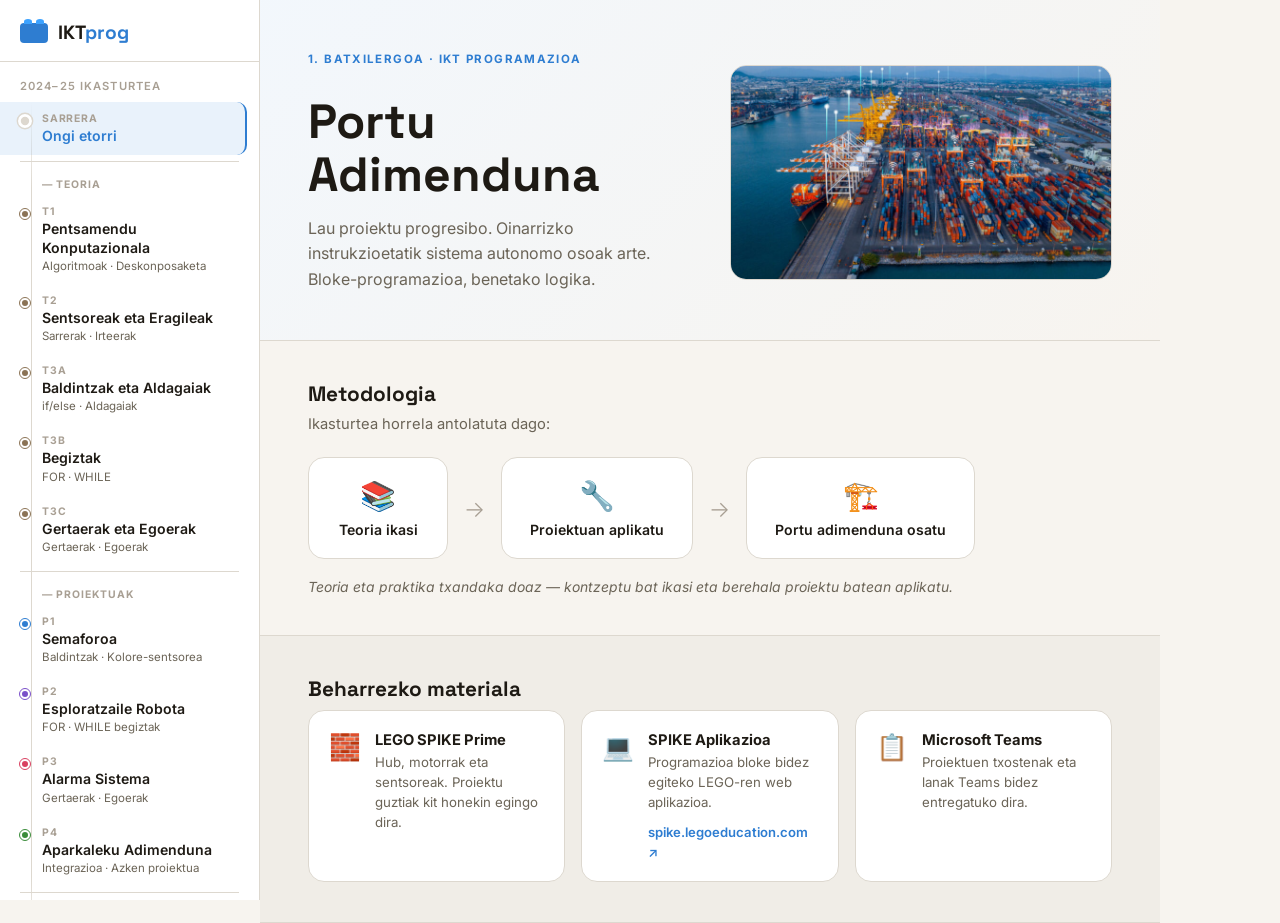
<file: index.html>
<!DOCTYPE html>
<html lang="eu">
<head>
  <meta charset="UTF-8">
  <meta name="viewport" content="width=device-width, initial-scale=1.0">
  <title>IKT Programazioa — 1. Batxilergoa</title>
  <meta property="og:title" content="IKT Programazioa — LEGO SPIKE Prime">
  <meta property="og:description" content="Lau proiektu progresibo programazioa ikasteko LEGO SPIKE Prime-rekin. 1. Batxilergoa.">
  <link rel="preconnect" href="https://fonts.googleapis.com">
  <link href="https://fonts.googleapis.com/css2?family=Space+Grotesk:wght@400;500;600;700&family=Inter:wght@400;500&family=JetBrains+Mono:wght@400;500&display=swap" rel="stylesheet">
  <link rel="stylesheet" href="style.css">
  <style>
    /* Loading state */
    .loading-screen {
      position: fixed; inset: 0;
      background: #F7F4EF;
      display: flex; align-items: center; justify-content: center;
      flex-direction: column; gap: 16px;
      z-index: 9999;
      transition: opacity 0.4s;
    }
    .loading-screen.hidden { opacity: 0; pointer-events: none; }
    .loading-brick {
      width: 40px; height: 28px;
      background: #2E7DD1; border-radius: 6px;
      position: relative;
      animation: pulse 1s infinite;
    }
    .loading-brick::before, .loading-brick::after {
      content: ''; position: absolute;
      width: 10px; height: 6px;
      background: #2E7DD1; filter: brightness(1.3);
      border-radius: 50% 50% 0 0; top: -5px;
    }
    .loading-brick::before { left: 6px; }
    .loading-brick::after  { left: 22px; }
    .loading-text { font-family: 'Space Grotesk', sans-serif; font-size: 0.85rem; color: #6B6457; }
    @keyframes pulse { 0%,100%{transform:scale(1)} 50%{transform:scale(1.1)} }

    /* Summary card */
    .summary-card {
      background: #FFFFFF;
      border: 2px solid #3A8C3A;
      border-radius: var(--radius-lg);
      padding: 28px;
      margin: 32px 0 0;
    }
    .summary-card h2 {
      font-family: var(--font-display);
      font-size: 1.3rem; font-weight: 700;
      color: #3A8C3A; margin-bottom: 8px;
    }
    .summary-card .summary-intro {
      font-size: 0.9rem; color: var(--text-muted); margin-bottom: 16px;
    }
    .summary-points {
      list-style: none; padding: 0;
      display: flex; flex-direction: column; gap: 8px;
      margin-bottom: 20px;
    }
    .summary-points li {
      display: flex; gap: 10px; align-items: flex-start;
      font-size: 0.9rem; color: var(--text);
    }
    .summary-points li::before {
      content: '✓';
      color: #3A8C3A; font-weight: 700;
      flex-shrink: 0; margin-top: 1px;
    }
    .summary-next {
      display: inline-flex; align-items: center; gap: 8px;
      font-size: 0.85rem; font-weight: 600;
      color: #2E7DD1;
      background: color-mix(in srgb, #2E7DD1 8%, #FFFFFF);
      border: 1px solid color-mix(in srgb, #2E7DD1 25%, var(--border));
      padding: 8px 16px; border-radius: 20px;
      cursor: pointer; transition: background 0.15s;
    }
    .summary-next:hover { background: color-mix(in srgb, #2E7DD1 14%, #FFFFFF); }

    /* Announcement banner */
    .announcement-bar {
      background: #2E7DD1; color: white;
      text-align: center; padding: 10px 20px;
      font-size: 0.88rem; font-weight: 500;
      display: none;
    }
    .announcement-bar.show { display: block; }

    /* Progress indicator in sidebar */
    .nav-progress {
      font-size: 0.68rem;
      color: #3A8C3A;
      font-weight: 700;
      margin-left: auto;
      background: color-mix(in srgb, #3A8C3A 12%, transparent);
      padding: 1px 6px;
      border-radius: 8px;
    }
  </style>
</head>
<body>

<div class="loading-screen" id="loadingScreen">
  <div class="loading-brick"></div>
  <div class="loading-text">Edukia kargatzen...</div>
</div>

<div class="announcement-bar" id="announcementBar"></div>

<!-- ══ SIDEBAR ══════════════════════════════════════════════════ -->
<nav class="sidebar" id="sidebar">
  <div class="sidebar-header">
    <div class="logo">
      <div class="logo-brick"></div>
      <span>IKT<em>prog</em></span>
    </div>
    <button class="sidebar-close" id="sidebarClose" aria-label="Menua itxi">✕</button>
  </div>
  <div class="sidebar-section">
    <span class="sidebar-label" id="navSubtitle">2024–25 ikasturtea</span>
  </div>
  <ul class="nav-list" id="navList">
    <li class="nav-item active" data-unit="intro">
      <div class="nav-circuit-dot"></div>
      <div class="nav-content">
        <span class="nav-tag">Sarrera</span>
        <span class="nav-title">Ongi etorri</span>
      </div>
    </li>
    <li class="nav-divider"></li>
    <li class="nav-group-label">— Teoria</li>
    <li class="nav-item" data-unit="t1">
      <div class="nav-circuit-dot" style="--dot-color:#8B7355"></div>
      <div class="nav-content">
        <span class="nav-tag">T1</span>
        <span class="nav-title">Pentsamendu Konputazionala</span>
        <span class="nav-sub">Algoritmoak · Deskonposaketa</span>
      </div>
    </li>
    <li class="nav-item" data-unit="t2">
      <div class="nav-circuit-dot" style="--dot-color:#8B7355"></div>
      <div class="nav-content">
        <span class="nav-tag">T2</span>
        <span class="nav-title">Sentsoreak eta Eragileak</span>
        <span class="nav-sub">Sarrerak · Irteerak</span>
      </div>
    </li>
    <li class="nav-item" data-unit="t3a">
      <div class="nav-circuit-dot" style="--dot-color:#8B7355"></div>
      <div class="nav-content">
        <span class="nav-tag">T3a</span>
        <span class="nav-title">Baldintzak eta Aldagaiak</span>
        <span class="nav-sub">if/else · Aldagaiak</span>
      </div>
    </li>
        <li class="nav-item" data-unit="t3b">
      <div class="nav-circuit-dot" style="--dot-color:#8B7355"></div>
      <div class="nav-content">
        <span class="nav-tag">T3b</span>
        <span class="nav-title">Begiztak</span>
        <span class="nav-sub">FOR · WHILE</span>
      </div>
    </li>
        <li class="nav-item" data-unit="t3c">
      <div class="nav-circuit-dot" style="--dot-color:#8B7355"></div>
      <div class="nav-content">
        <span class="nav-tag">T3c</span>
        <span class="nav-title">Gertaerak eta Egoerak</span>
        <span class="nav-sub">Gertaerak · Egoerak</span>
      </div>
    </li>
    <li class="nav-divider"></li>
    <li class="nav-group-label">— Proiektuak</li>
    <li class="nav-item" data-unit="p1">
      <div class="nav-circuit-dot" style="--dot-color:#2E7DD1"></div>
      <div class="nav-content">
        <span class="nav-tag">P1</span>
        <span class="nav-title">Semaforoa</span>
        <span class="nav-sub">Baldintzak · Kolore-sentsorea</span>
      </div>
    </li>
    <li class="nav-item" data-unit="p2">
      <div class="nav-circuit-dot" style="--dot-color:#7A4FC9"></div>
      <div class="nav-content">
        <span class="nav-tag">P2</span>
        <span class="nav-title">Esploratzaile Robota</span>
        <span class="nav-sub">FOR · WHILE begiztak</span>
      </div>
    </li>
    <li class="nav-item" data-unit="p3">
      <div class="nav-circuit-dot" style="--dot-color:#D94060"></div>
      <div class="nav-content">
        <span class="nav-tag">P3</span>
        <span class="nav-title">Alarma Sistema</span>
        <span class="nav-sub">Gertaerak · Egoerak</span>
      </div>
    </li>
    <li class="nav-item" data-unit="p4">
      <div class="nav-circuit-dot" style="--dot-color:#3A8C3A"></div>
      <div class="nav-content">
        <span class="nav-tag">P4</span>
        <span class="nav-title">Aparkaleku Adimenduna</span>
        <span class="nav-sub">Integrazioa · Azken proiektua</span>
      </div>
    </li>
    <li class="nav-divider"></li>
    <li class="nav-item" data-unit="glossari">
      <div class="nav-circuit-dot"></div>
      <div class="nav-content">
        <span class="nav-tag">Errep.</span>
        <span class="nav-title">Hiztegia</span>
      </div>
    </li>
  </ul>
  <div class="circuit-line"></div>
</nav>

<!-- ══ TOPBAR ═══════════════════════════════════════════════════ -->
<header class="topbar">
  <button class="menu-btn" id="menuBtn" aria-label="Menua ireki">
    <span></span><span></span><span></span>
  </button>
  <div class="topbar-title" id="topbarTitle">IKT Programazioa</div>
</header>

<!-- ══ MAIN ══════════════════════════════════════════════════════ -->
<main class="main" id="main">

  <!-- Intro unit is static -->
  <section class="unit active" id="unit-intro">

    <!-- ANNOUNCEMENT -->
    <div class="announcement-bar" id="announcementCard" style="display:none;text-align:left;padding:14px 24px;margin:0"></div>

<!-- 1. HERO -->
<div class="intro-hero-new">
  <div class="intro-hero-text">
    <div class="hero-eyebrow">1. Batxilergoa · IKT Programazioa</div>
    <h1 class="intro-main-title">Portu Adimenduna</h1>
    <p class="intro-main-sub" id="heroSub">Porto industrial adimendun bat eraikiko dugu ikasturtean zehar, programazioaren oinarriak ikasiz.</p>
  </div>
  <div class="intro-hero-img">
    <img src="images/puerto-inteligente2.jpg" alt="Portu adimenduna" class="intro-img-real">
  </div>
</div>

    <!-- 2. METODOLOGIA -->
    <div class="intro-section">
      <h2 class="intro-section-title">Metodologia</h2>
      <p class="intro-section-desc">Ikasturtea horrela antolatuta dago:</p>
      <div class="metodo-steps">
        <div class="metodo-step">
          <div class="metodo-icon">📚</div>
          <div class="metodo-text">Teoria ikasi</div>
        </div>
        <div class="metodo-arrow">→</div>
        <div class="metodo-step">
          <div class="metodo-icon">🔧</div>
          <div class="metodo-text">Proiektuan aplikatu</div>
        </div>
        <div class="metodo-arrow">→</div>
        <div class="metodo-step">
          <div class="metodo-icon">🏗️</div>
          <div class="metodo-text">Portu adimenduna osatu</div>
        </div>
      </div>
      <p class="intro-metodo-note">Teoria eta praktika txandaka doaz — kontzeptu bat ikasi eta berehala proiektu batean aplikatu.</p>
    </div>

    <!-- 3. MATERIALA -->
    <div class="intro-section intro-section-alt">
      <h2 class="intro-section-title">Beharrezko materiala</h2>
      <div class="material-cards">
        <div class="material-card-new">
          <div class="material-card-icon">🧱</div>
          <div class="material-card-body">
            <strong>LEGO SPIKE Prime</strong>
            <p>Hub, motorrak eta sentsoreak. Proiektu guztiak kit honekin egingo dira.</p>
          </div>
        </div>
        <div class="material-card-new">
          <div class="material-card-icon">💻</div>
          <div class="material-card-body">
            <strong>SPIKE Aplikazioa</strong>
            <p>Programazioa bloke bidez egiteko LEGO-ren web aplikazioa.</p>
            <a href="https://spike.legoeducation.com" target="_blank" class="material-link">spike.legoeducation.com ↗</a>
          </div>
        </div>
        <div class="material-card-new">
          <div class="material-card-icon">📋</div>
          <div class="material-card-body">
            <strong>Microsoft Teams</strong>
            <p>Proiektuen txostenak eta lanak Teams bidez entregatuko dira.</p>
          </div>
        </div>
      </div>
    </div>

  </section>

  <!-- Dynamic units rendered by JS -->
  <section class="unit" id="unit-t1"><div class="unit-loading">Kargatzen...</div></section>
  <section class="unit" id="unit-t2"><div class="unit-loading">Kargatzen...</div></section>
  <section class="unit" id="unit-t3a"><div class="unit-loading">Kargatzen...</div></section>
  <section class="unit" id="unit-p1"><div class="unit-loading">Kargatzen...</div></section>
  <section class="unit" id="unit-t3b"><div class="unit-loading">Kargatzen...</div></section>
  <section class="unit" id="unit-p2"><div class="unit-loading">Kargatzen...</div></section>
  <section class="unit" id="unit-t3c"><div class="unit-loading">Kargatzen...</div></section>
  <section class="unit" id="unit-p3"><div class="unit-loading">Kargatzen...</div></section>
  <section class="unit" id="unit-p4"><div class="unit-loading">Kargatzen...</div></section>

  <!-- Glossary -->
  <section class="unit" id="unit-glossari">
    <div class="unit-header" style="--accent:#D4880A">
      <span class="unit-eyebrow">Erreferentzia</span>
      <h1>Programazio hiztegia</h1>
      <p class="unit-desc">Unitateko kontzeptu guztiak leku bakarrean</p>
    </div>
    <div class="glossary-search-wrap">
      <input type="text" id="glossarySearch" placeholder="Bilatu kontzeptu bat..." class="glossary-search">
    </div>
    <div class="glossary-grid" id="glossaryGrid"></div>
  </section>

</main>

<div class="overlay" id="overlay"></div>
<script src="app.js"></script>
</body>
</html>
</file>
<file: style.css>
/* ══════════════════════════════════════════════════════════════
   IKT Programazioa — Style System
   Palette: Cream / warm off-white + SPIKE block colours
   Signature: circuit-board sidebar nav connector
   ══════════════════════════════════════════════════════════════ */

:root {
  --sidebar-w: 260px;
  --topbar-h: 56px;

  --bg:        #F7F4EF;
  --bg2:       #FFFFFF;
  --bg3:       #F0EDE7;
  --border:    #DDD8CF;
  --text:      #1E1A14;
  --text-muted:#6B6457;
  --text-dim:  #A89F93;

  --spike-blue:   #2E7DD1;
  --spike-purple: #7A4FC9;
  --spike-orange: #D4880A;
  --spike-red:    #D94060;
  --spike-green:  #3A8C3A;
  --spike-teal:   #3A8FAA;
  --spike-pink:   #D94060;

  --font-display: 'Space Grotesk', sans-serif;
  --font-body:    'Inter', sans-serif;
  --font-mono:    'JetBrains Mono', monospace;

  --radius:   10px;
  --radius-lg:16px;
  --shadow:   0 4px 24px rgba(0,0,0,0.10);
}

*, *::before, *::after { box-sizing: border-box; margin: 0; padding: 0; }

html { scroll-behavior: smooth; }

body {
  font-family: var(--font-body);
  background: var(--bg);
  color: var(--text);
  display: flex;
  min-height: 100vh;
  overflow-x: hidden;
}

/* ── SIDEBAR ─────────────────────────────────────────────────── */
.sidebar {
  width: var(--sidebar-w);
  background: #FFFFFF;
  border-right: 1px solid var(--border);
  display: flex;
  flex-direction: column;
  position: fixed;
  top: 0; left: 0;
  height: 100vh;
  overflow-y: auto;
  z-index: 200;
  transition: transform 0.3s cubic-bezier(.4,0,.2,1);
}

.sidebar-header {
  display: flex;
  align-items: center;
  justify-content: space-between;
  padding: 20px 20px 16px;
  border-bottom: 1px solid var(--border);
}

.logo {
  display: flex;
  align-items: center;
  gap: 10px;
  font-family: var(--font-display);
  font-size: 1.2rem;
  font-weight: 700;
  color: var(--text);
}
.logo em { color: var(--spike-blue); font-style: normal; }

.logo-brick {
  width: 28px; height: 20px;
  background: var(--spike-blue);
  border-radius: 4px;
  position: relative;
}
.logo-brick::before, .logo-brick::after {
  content: '';
  position: absolute;
  width: 8px; height: 5px;
  background: var(--spike-blue);
  filter: brightness(1.3);
  border-radius: 50% 50% 0 0;
  top: -4px;
}
.logo-brick::before { left: 4px; }
.logo-brick::after  { left: 16px; }

.sidebar-close {
  display: none;
  background: none;
  border: none;
  color: var(--text-muted);
  font-size: 1.1rem;
  cursor: pointer;
  padding: 4px 8px;
}

.sidebar-section {
  padding: 12px 20px 8px;
}
.sidebar-label {
  font-size: 0.7rem;
  font-weight: 600;
  letter-spacing: 0.1em;
  text-transform: uppercase;
  color: var(--text-dim);
}

/* Circuit-board nav */
.nav-list {
  list-style: none;
  padding: 0 0 12px;
  position: relative;
}

.nav-list::before {
  content: '';
  position: absolute;
  left: 31px;
  top: 0; bottom: 0;
  width: 1px;
  background: linear-gradient(to bottom,
    transparent 0%,
    var(--border) 10%,
    var(--border) 90%,
    transparent 100%);
}

.nav-item {
  display: flex;
  align-items: flex-start;
  gap: 12px;
  padding: 10px 20px;
  cursor: pointer;
  border-radius: 0 var(--radius) var(--radius) 0;
  margin-right: 12px;
  transition: background 0.15s;
  position: relative;
}
.nav-item:hover { background: var(--bg3); }
.nav-item.active {
  background: color-mix(in srgb, var(--spike-blue) 10%, transparent);
  border-right: 2px solid var(--spike-blue);
}

.nav-circuit-dot {
  width: 10px; height: 10px;
  border-radius: 50%;
  background: var(--dot-color, var(--border));
  border: 2px solid var(--bg2);
  outline: 1px solid var(--dot-color, var(--border));
  margin-top: 4px;
  flex-shrink: 0;
  position: relative;
  z-index: 1;
  transition: transform 0.2s;
}
.nav-item.active .nav-circuit-dot,
.nav-item:hover .nav-circuit-dot {
  transform: scale(1.4);
}

.nav-content {
  display: flex;
  flex-direction: column;
  gap: 2px;
  min-width: 0;
}
.nav-tag {
  font-size: 0.65rem;
  font-weight: 700;
  letter-spacing: 0.08em;
  text-transform: uppercase;
  color: var(--text-dim);
}
.nav-title {
  font-size: 0.88rem;
  font-weight: 600;
  color: var(--text);
  line-height: 1.3;
}
.nav-item.active .nav-title { color: var(--spike-blue); }
.nav-sub {
  font-size: 0.72rem;
  color: var(--text-muted);
  line-height: 1.3;
}

.nav-divider {
  height: 1px;
  background: var(--border);
  margin: 6px 20px;
}

.circuit-line {
  flex: 1;
  background: repeating-linear-gradient(
    to bottom,
    transparent, transparent 8px,
    var(--border) 8px, var(--border) 9px
  );
  width: 1px;
  margin: 0 auto;
  opacity: 0.4;
}

/* ── TOPBAR (mobile) ─────────────────────────────────────────── */
.topbar {
  display: none;
  position: fixed;
  top: 0; left: 0; right: 0;
  height: var(--topbar-h);
  background: #FFFFFF;
  border-bottom: 1px solid var(--border);
  align-items: center;
  gap: 16px;
  padding: 0 16px;
  z-index: 100;
}
.topbar-title {
  font-family: var(--font-display);
  font-weight: 600;
  font-size: 0.95rem;
}
.menu-btn {
  display: flex;
  flex-direction: column;
  gap: 4px;
  background: none;
  border: none;
  cursor: pointer;
  padding: 4px;
}
.menu-btn span {
  display: block;
  width: 20px; height: 2px;
  background: var(--text);
  border-radius: 2px;
}

/* ── MAIN ────────────────────────────────────────────────────── */
.main {
  margin-left: var(--sidebar-w);
  flex: 1;
  min-height: 100vh;
  max-width: 900px;
}

/* ── UNITS ───────────────────────────────────────────────────── */
.unit { display: none; padding: 0; }
.unit.active { display: block; }

/* Hero */
.unit-hero {
  padding: 60px 48px 48px;
  background: linear-gradient(135deg, #FFFFFF 0%, var(--bg) 100%);
  border-bottom: 1px solid var(--border);
}
.intro-hero {
  background: linear-gradient(135deg,
    color-mix(in srgb, var(--spike-blue) 6%, #FFFFFF) 0%,
    var(--bg) 60%,
    color-mix(in srgb, var(--spike-purple) 5%, var(--bg)) 100%);
}

.hero-eyebrow {
  font-size: 0.72rem;
  font-weight: 700;
  letter-spacing: 0.12em;
  text-transform: uppercase;
  color: var(--spike-blue);
  margin-bottom: 16px;
}
.hero-title {
  font-family: var(--font-display);
  font-size: clamp(2rem, 4vw, 3rem);
  font-weight: 700;
  line-height: 1.1;
  color: var(--text);
  margin-bottom: 16px;
}
.hero-title em {
  font-style: normal;
  color: var(--spike-blue);
}
.hero-sub {
  font-size: 1rem;
  color: var(--text-muted);
  max-width: 520px;
  line-height: 1.6;
  margin-bottom: 32px;
}

/* Mini blocks preview */
.hero-blocks-preview {
  display: flex;
  flex-wrap: wrap;
  gap: 8px;
}
.mini-block {
  background: var(--c);
  color: white;
  font-family: var(--font-mono);
  font-size: 0.75rem;
  font-weight: 500;
  padding: 6px 12px;
  border-radius: 6px;
  position: relative;
  filter: drop-shadow(0 2px 4px rgba(0,0,0,0.15));
}
.mini-block::before {
  content: '';
  position: absolute;
  left: 12px; top: -4px;
  width: 14px; height: 5px;
  background: color-mix(in srgb, var(--c) 85%, white);
  border-radius: 50% 50% 0 0;
}

/* Content grid */
.content-grid {
  padding: 40px 48px;
  display: flex;
  flex-direction: column;
  gap: 32px;
}

.card-row {
  display: grid;
  grid-template-columns: repeat(2, 1fr);
  gap: 16px;
}

.project-card {
  background: #FFFFFF;
  border: 1px solid var(--border);
  border-radius: var(--radius-lg);
  padding: 24px;
  cursor: pointer;
  transition: all 0.2s;
  position: relative;
  overflow: hidden;
}
.project-card::before {
  content: '';
  position: absolute;
  top: 0; left: 0; right: 0;
  height: 2px;
  background: var(--tc, var(--spike-blue));
  opacity: 0;
  transition: opacity 0.2s;
}
.project-card:hover {
  border-color: var(--tc, var(--spike-blue));
  transform: translateY(-2px);
  box-shadow: var(--shadow);
}
.project-card:hover::before { opacity: 1; }

.card-tag {
  display: inline-block;
  font-size: 0.65rem;
  font-weight: 700;
  letter-spacing: 0.1em;
  text-transform: uppercase;
  color: var(--tc);
  background: color-mix(in srgb, var(--tc) 15%, transparent);
  padding: 3px 8px;
  border-radius: 4px;
  margin-bottom: 10px;
}
.project-card h3 {
  font-family: var(--font-display);
  font-size: 1rem;
  font-weight: 600;
  margin-bottom: 6px;
}
.project-card p {
  font-size: 0.85rem;
  color: var(--text-muted);
  line-height: 1.5;
  margin-bottom: 12px;
}
.card-meta {
  display: flex;
  gap: 6px;
  font-size: 0.72rem;
  color: var(--text-dim);
}
.card-arrow {
  position: absolute;
  right: 20px; bottom: 20px;
  font-size: 1.1rem;
  color: var(--text-dim);
  transition: transform 0.2s, color 0.2s;
}
.project-card:hover .card-arrow {
  transform: translateX(4px);
  color: var(--tc);
}

/* Unit header */
.unit-header {
  padding: 48px 48px 32px;
  border-bottom: 1px solid var(--border);
  background: linear-gradient(135deg,
    color-mix(in srgb, var(--accent) 8%, #FFFFFF) 0%,
    var(--bg) 100%);
}
.unit-eyebrow {
  display: block;
  font-size: 0.7rem;
  font-weight: 700;
  letter-spacing: 0.12em;
  text-transform: uppercase;
  color: var(--accent);
  margin-bottom: 10px;
}
.unit-header h1 {
  font-family: var(--font-display);
  font-size: clamp(1.6rem, 3vw, 2.4rem);
  font-weight: 700;
  line-height: 1.15;
  margin-bottom: 8px;
}
.unit-desc {
  font-size: 0.95rem;
  color: var(--text-muted);
  margin-bottom: 20px;
}
.unit-chips {
  display: flex;
  flex-wrap: wrap;
  gap: 8px;
}
.chip {
  font-size: 0.75rem;
  font-weight: 500;
  padding: 4px 10px;
  border-radius: 20px;
  background: var(--bg3);
  border: 1px solid var(--border);
  color: var(--text-muted);
}

/* ── TABS ────────────────────────────────────────────────────── */
.tabs {
  display: flex;
  gap: 0;
  padding: 0 48px;
  border-bottom: 1px solid var(--border);
  background: #FFFFFF;
  overflow-x: auto;
}
.tab {
  background: none;
  border: none;
  border-bottom: 2px solid transparent;
  color: var(--text-muted);
  font-family: var(--font-body);
  font-size: 0.85rem;
  font-weight: 500;
  padding: 14px 16px;
  cursor: pointer;
  white-space: nowrap;
  transition: color 0.15s, border-color 0.15s;
}
.tab:hover { color: var(--text); }
.tab.active {
  color: var(--text);
  border-bottom-color: var(--spike-blue);
}

.tab-content {
  display: none;
  padding: 40px 48px;
}
.tab-content.active { display: block; }

/* ── TYPOGRAPHY ──────────────────────────────────────────────── */
.tab-content h2 {
  font-family: var(--font-display);
  font-size: 1.4rem;
  font-weight: 700;
  margin-bottom: 14px;
  color: var(--text);
}
.tab-content h3 {
  font-family: var(--font-display);
  font-size: 1.05rem;
  font-weight: 600;
  margin-bottom: 10px;
  color: var(--text);
}
.tab-content p {
  font-size: 0.92rem;
  color: var(--text-muted);
  line-height: 1.7;
  margin-bottom: 14px;
}
.tab-content ul, .tab-content ol {
  padding-left: 20px;
  margin-bottom: 16px;
}
.tab-content li {
  font-size: 0.9rem;
  color: var(--text-muted);
  line-height: 1.6;
  margin-bottom: 6px;
}
code {
  font-family: var(--font-mono);
  font-size: 0.85em;
  background: var(--bg3);
  border: 1px solid var(--border);
  padding: 1px 6px;
  border-radius: 4px;
  color: var(--spike-blue);
}

/* ── OBJ LIST ────────────────────────────────────────────────── */
.obj-list { list-style: none; padding: 0; }
.obj-list li {
  padding: 8px 0 8px 28px;
  position: relative;
  border-bottom: 1px solid var(--border);
  font-size: 0.9rem;
}
.obj-list li::before {
  content: '→';
  position: absolute;
  left: 0;
  color: var(--spike-blue);
  font-weight: 700;
}

/* ── INFO BOX ────────────────────────────────────────────────── */
.info-box {
  display: flex;
  gap: 14px;
  padding: 16px 20px;
  border-radius: var(--radius);
  border: 1px solid color-mix(in srgb, var(--box-color) 30%, transparent);
  background: color-mix(in srgb, var(--box-color) 8%, var(--bg2));
  margin: 16px 0;
}
.info-box-icon { font-size: 1.3rem; flex-shrink: 0; }
.info-box strong { display: block; font-size: 0.85rem; margin-bottom: 4px; color: var(--text); }
.info-box p { font-size: 0.85rem; margin: 0; color: var(--text-muted); }

/* ── QUESTION BOX ────────────────────────────────────────────── */
.question-box {
  display: flex;
  gap: 16px;
  align-items: flex-start;
  background: var(--bg3);
  border-left: 3px solid var(--spike-orange);
  padding: 16px 20px;
  border-radius: 0 var(--radius) var(--radius) 0;
  margin: 20px 0;
}
.question-icon {
  font-size: 1.4rem;
  font-weight: 900;
  color: var(--spike-orange);
  font-family: var(--font-display);
  flex-shrink: 0;
}
.question-box strong { display: block; margin-bottom: 6px; font-size: 0.88rem; }
.question-box p { margin: 0; font-size: 0.88rem; color: var(--text-muted); }

/* ── BLOCK DIAGRAM ───────────────────────────────────────────── */
.block-diagram {
  font-family: var(--font-mono);
  font-size: 0.8rem;
  margin: 16px 0;
  display: flex;
  flex-direction: column;
  gap: 3px;
}
.block-diagram.compact { margin: 8px 0; }

.bd-hat {
  background: #FF8C1A;
  color: white;
  padding: 7px 12px;
  border-radius: 10px 10px 2px 2px;
  font-weight: 500;
  position: relative;
}
.bd-hat::after {
  content: '';
  position: absolute;
  bottom: -5px; left: 16px;
  width: 14px; height: 5px;
  background: #FF8C1A;
  clip-path: polygon(0 0, 100% 0, 80% 100%, 20% 100%);
}
.bd-hat.event { background: #FFAB19; }
.bd-hat.event::after { background: #FFAB19; }

.bd-block {
  padding: 6px 12px;
  border-radius: 3px;
  color: white;
  font-weight: 500;
  position: relative;
  display: flex;
  flex-direction: column;
  gap: 3px;
}
.bd-block > .bd-block {
  margin-left: 20px;
  margin-top: 3px;
}

.bd-block.control  { background: #E8940A; color: #FFFFFF; }
.bd-block.if       { background: #E8940A; color: #FFFFFF; }
.bd-block.motion   { background: #4C97FF; }
.bd-block.looks    { background: #9966FF; }
.bd-block.sensing  { background: #5CB1D6; }
.bd-block.variable { background: #FF8C1A; }
.bd-block.myblock  { background: #FF6680; }
.bd-block.operator { background: #59C059; color: #001a00; }

/* ── FASE LIST ───────────────────────────────────────────────── */
.fase-list {
  display: flex;
  flex-direction: column;
  gap: 0;
}
.fase {
  display: flex;
  gap: 0;
  padding: 0 0 32px;
  position: relative;
}
.fase::before {
  content: '';
  position: absolute;
  left: 23px; top: 36px;
  width: 1px;
  bottom: 0;
  background: var(--border);
}
.fase:last-child::before { display: none; }

.fase-num {
  width: 46px; height: 46px;
  border-radius: 50%;
  background: color-mix(in srgb, var(--fc) 20%, var(--bg3));
  border: 2px solid var(--fc);
  color: var(--fc);
  font-family: var(--font-display);
  font-weight: 700;
  font-size: 1rem;
  display: flex;
  align-items: center;
  justify-content: center;
  flex-shrink: 0;
  position: relative;
  z-index: 1;
}
.fase-body {
  flex: 1;
  padding: 10px 0 0 20px;
}
.fase-body h3 {
  display: flex;
  align-items: center;
  gap: 10px;
  margin-bottom: 10px;
}
.fase-session {
  font-size: 0.7rem;
  font-weight: 500;
  color: var(--text-dim);
  background: var(--bg3);
  border: 1px solid var(--border);
  padding: 2px 8px;
  border-radius: 10px;
  font-family: var(--font-body);
}

/* ── CHECKPOINT ──────────────────────────────────────────────── */
.checkpoint {
  background: color-mix(in srgb, var(--spike-green) 8%, var(--bg2));
  border: 1px solid color-mix(in srgb, var(--spike-green) 30%, transparent);
  border-radius: var(--radius);
  padding: 12px 16px;
  margin-top: 14px;
  font-size: 0.85rem;
}
.checkpoint strong {
  display: block;
  color: var(--spike-green);
  margin-bottom: 6px;
}
.checkpoint ul { margin: 0; padding-left: 16px; }
.checkpoint li { font-size: 0.83rem; color: var(--text-muted); margin-bottom: 3px; }

/* ── REFLECT BOX ─────────────────────────────────────────────── */
.reflect-box {
  background: color-mix(in srgb, var(--spike-orange) 8%, var(--bg2));
  border: 1px solid color-mix(in srgb, var(--spike-orange) 25%, transparent);
  border-radius: var(--radius);
  padding: 14px 16px;
  margin-top: 14px;
}
.reflect-box strong { display: block; color: var(--spike-orange); margin-bottom: 8px; font-size: 0.85rem; }
.reflect-box ul { margin: 0; padding-left: 16px; }
.reflect-box li { font-size: 0.85rem; color: var(--text-muted); margin-bottom: 4px; }

/* ── RETO GRID ───────────────────────────────────────────────── */
.reto-grid {
  display: grid;
  grid-template-columns: repeat(auto-fill, minmax(240px, 1fr));
  gap: 10px;
  margin-top: 10px;
}
.reto-item {
  background: var(--bg3);
  border: 1px solid var(--border);
  border-radius: var(--radius);
  padding: 12px 14px;
  font-size: 0.85rem;
  color: var(--text-muted);
  display: flex;
  gap: 8px;
  align-items: flex-start;
}
.reto-star { color: var(--spike-orange); font-weight: 700; flex-shrink: 0; }

/* ── CONCEPT CARD ────────────────────────────────────────────── */
.concept-card {
  background: #FFFFFF;
  border: 1px solid var(--border);
  border-radius: var(--radius-lg);
  padding: 24px;
  margin-bottom: 20px;
}

/* ── COMPARE ─────────────────────────────────────────────────── */
.concept-compare {
  display: grid;
  grid-template-columns: 1fr 1fr;
  gap: 16px;
  margin-top: 16px;
}
.concept-compare.horizontal { margin-top: 20px; }
.compare-col { display: flex; flex-direction: column; gap: 10px; }
.compare-label {
  font-size: 0.8rem;
  font-weight: 700;
  padding: 6px 12px;
  border-radius: 6px;
  text-align: center;
}
.compare-label.bad { background: color-mix(in srgb, #FF6680 20%, var(--bg3)); color: #FF6680; }
.compare-label.good { background: color-mix(in srgb, #59C059 20%, var(--bg3)); color: #59C059; }
.compare-note { font-size: 0.8rem; color: var(--text-muted); margin: 4px 0 0; }

/* ── STATES DIAGRAM ──────────────────────────────────────────── */
.states-diagram {
  display: flex;
  align-items: center;
  gap: 0;
  justify-content: center;
  padding: 24px 0;
  flex-wrap: wrap;
  gap: 12px;
}
.state-node {
  background: color-mix(in srgb, var(--sc) 12%, var(--bg2));
  border: 2px solid var(--sc);
  border-radius: var(--radius-lg);
  padding: 16px 20px;
  text-align: center;
  min-width: 140px;
}
.state-name {
  font-family: var(--font-display);
  font-weight: 700;
  font-size: 0.95rem;
  color: var(--text);
  margin-bottom: 6px;
}
.state-name small { font-weight: 400; color: var(--text-dim); font-size: 0.75rem; }
.state-desc { font-size: 0.78rem; color: var(--text-muted); }
.state-arrow {
  display: flex;
  flex-direction: column;
  align-items: center;
  gap: 2px;
}
.arrow-label {
  font-size: 0.72rem;
  color: var(--text-dim);
  white-space: nowrap;
}
.arrow-line { font-size: 1.2rem; color: var(--text-dim); }

/* ── MATERIAL GRID ───────────────────────────────────────────── */
.material-grid {
  display: grid;
  grid-template-columns: repeat(auto-fill, minmax(200px, 1fr));
  gap: 12px;
  margin-bottom: 20px;
}
.material-item {
  background: var(--bg3);
  border: 1px solid var(--border);
  border-radius: var(--radius);
  padding: 14px;
  display: flex;
  flex-direction: column;
  align-items: center;
  gap: 6px;
  text-align: center;
}
.material-icon { font-size: 1.8rem; }
.material-item > span:nth-child(2) { font-size: 0.85rem; color: var(--text); font-weight: 500; }
.material-qty { font-size: 0.75rem; color: var(--text-dim); }

/* ── CODE BLOCK ──────────────────────────────────────────────── */
.code-block {
  background: #2B2620;
  border: 1px solid #4A3F35;
  border-radius: var(--radius);
  padding: 16px 20px;
  margin: 12px 0;
  overflow-x: auto;
}
.code-block pre {
  font-family: var(--font-mono);
  font-size: 0.82rem;
  color: #E8DDD0;
  line-height: 1.6;
  white-space: pre;
}

/* ── DESIGN TABLE ────────────────────────────────────────────── */
.design-table {
  border: 1px solid var(--border);
  border-radius: var(--radius);
  overflow: hidden;
  margin: 14px 0;
}
.dt-row {
  display: grid;
  grid-template-columns: 1fr 1fr;
  border-bottom: 1px solid var(--border);
  font-size: 0.85rem;
}
.dt-row:last-child { border-bottom: none; }
.dt-row > span {
  padding: 10px 14px;
  color: var(--text-muted);
  border-right: 1px solid var(--border);
}
.dt-row > span:last-child { border-right: none; }
.dt-row.header { background: var(--bg3); }
.dt-row.header > span { font-weight: 600; color: var(--text); font-size: 0.8rem; }
.dt-row.placeholder > span { color: var(--text-dim); font-style: italic; }
.design-table .dt-row { grid-template-columns: repeat(auto-fit, minmax(0, 1fr)); }

/* ── PROOF TABLE ─────────────────────────────────────────────── */
.proof-table { display: flex; flex-direction: column; gap: 8px; }
.proof-item {
  display: flex;
  align-items: center;
  gap: 14px;
  background: #FFFFFF;
  border: 1px solid var(--border);
  border-radius: var(--radius);
  padding: 12px 16px;
  transition: border-color 0.2s;
}
.proof-item.passed { border-color: var(--spike-green); background: color-mix(in srgb, var(--spike-green) 5%, var(--bg2)); }
.proof-item.failed { border-color: #FF6680; background: color-mix(in srgb, #FF6680 5%, var(--bg2)); }
.proof-num {
  font-family: var(--font-display);
  font-weight: 700;
  font-size: 0.85rem;
  color: var(--text-dim);
  min-width: 28px;
}
.proof-desc { flex: 1; font-size: 0.87rem; color: var(--text); }
.proof-expected { font-size: 0.78rem; color: var(--text-muted); }
.proof-btns { display: flex; gap: 6px; flex-shrink: 0; }
.proof-btn {
  width: 30px; height: 30px;
  border-radius: 50%;
  border: 1px solid var(--border);
  background: var(--bg3);
  cursor: pointer;
  font-size: 0.9rem;
  display: flex;
  align-items: center;
  justify-content: center;
  transition: all 0.15s;
  color: var(--text-muted);
}
.proof-btn:hover { border-color: var(--spike-green); }
.proof-btn.ok { background: var(--spike-green); border-color: var(--spike-green); }
.proof-btn.fail { background: #FF6680; border-color: #FF6680; }

/* ── QUIZ ────────────────────────────────────────────────────── */
.quiz-card {
  background: #FFFFFF;
  border: 1px solid var(--border);
  border-radius: var(--radius-lg);
  padding: 24px;
  margin-bottom: 20px;
}
.quiz-num {
  font-size: 0.7rem;
  font-weight: 700;
  letter-spacing: 0.1em;
  text-transform: uppercase;
  color: var(--text-dim);
  margin-bottom: 10px;
}
.quiz-q {
  font-size: 0.95rem;
  font-weight: 500;
  color: var(--text);
  margin-bottom: 18px;
  line-height: 1.5;
}
.quiz-options { display: flex; flex-direction: column; gap: 8px; }
.quiz-opt {
  background: var(--bg3);
  border: 1px solid var(--border);
  border-radius: var(--radius);
  padding: 10px 16px;
  cursor: pointer;
  font-size: 0.88rem;
  color: var(--text-muted);
  text-align: left;
  transition: all 0.15s;
  font-family: var(--font-body);
}
.quiz-opt:hover { border-color: var(--spike-blue); color: var(--text); background: #FFFFFF; }
.quiz-opt.correct { border-color: var(--spike-green); background: color-mix(in srgb, var(--spike-green) 12%, var(--bg3)); color: var(--spike-green); }
.quiz-opt.wrong   { border-color: #FF6680; background: color-mix(in srgb, #FF6680 12%, var(--bg3)); color: #FF6680; }
.quiz-opt.disabled { cursor: default; pointer-events: none; opacity: 0.6; }
.quiz-feedback {
  margin-top: 12px;
  padding: 10px 14px;
  border-radius: var(--radius);
  font-size: 0.85rem;
  display: none;
}
.quiz-feedback.show { display: block; }
.quiz-feedback.ok { background: color-mix(in srgb, var(--spike-green) 10%, var(--bg2)); color: var(--spike-green); border: 1px solid color-mix(in srgb, var(--spike-green) 30%, transparent); }
.quiz-feedback.bad { background: color-mix(in srgb, #FF6680 10%, var(--bg2)); color: #FF6680; border: 1px solid color-mix(in srgb, #FF6680 30%, transparent); }

/* ── GLOSSARY ────────────────────────────────────────────────── */
.glossary-search-wrap { padding: 24px 48px 0; }
.glossary-search {
  width: 100%;
  max-width: 400px;
  background: #FFFFFF;
  border: 1px solid var(--border);
  border-radius: var(--radius);
  padding: 10px 16px;
  font-family: var(--font-body);
  font-size: 0.9rem;
  color: var(--text);
  outline: none;
  transition: border-color 0.15s;
}
.glossary-search:focus { border-color: var(--spike-blue); }
.glossary-search::placeholder { color: var(--text-dim); }

.glossary-grid {
  display: grid;
  grid-template-columns: repeat(auto-fill, minmax(260px, 1fr));
  gap: 14px;
  padding: 24px 48px 48px;
}
.glossary-card {
  background: #FFFFFF;
  border: 1px solid var(--border);
  border-radius: var(--radius);
  padding: 16px;
}
.glossary-card h4 {
  font-family: var(--font-mono);
  font-size: 0.85rem;
  font-weight: 500;
  color: var(--spike-blue);
  margin-bottom: 6px;
}
.glossary-tag {
  display: inline-block;
  font-size: 0.65rem;
  font-weight: 600;
  letter-spacing: 0.06em;
  text-transform: uppercase;
  padding: 2px 7px;
  border-radius: 10px;
  margin-bottom: 8px;
}
.glossary-card p {
  font-size: 0.83rem;
  color: var(--text-muted);
  line-height: 1.55;
  margin: 0;
}

/* ── NAV GROUP LABEL ─────────────────────────────────────────── */
.nav-group-label {
  font-size: 0.65rem;
  font-weight: 700;
  letter-spacing: 0.1em;
  text-transform: uppercase;
  color: var(--text-dim);
  padding: 10px 20px 4px 42px;
  list-style: none;
}

/* ── PHOTO PLACEHOLDER ───────────────────────────────────────── */
.photo-placeholder {
  display: flex;
  gap: 14px;
  align-items: center;
  border: 2px dashed var(--border);
  border-radius: var(--radius);
  padding: 20px 24px;
  margin: 20px 0;
  background: var(--bg3);
}
.photo-placeholder.small { padding: 12px 16px; margin: 14px 0; }
.photo-ph-icon { font-size: 2rem; flex-shrink: 0; opacity: 0.5; }
.photo-ph-text strong { display: block; font-size: 0.85rem; color: var(--text-muted); margin-bottom: 4px; }
.photo-ph-text p { font-size: 0.82rem; color: var(--text-dim); margin: 0; font-style: italic; }

/* ── THEORY CARDS ────────────────────────────────────────────── */
.theory-cards {
  display: grid;
  grid-template-columns: repeat(auto-fill, minmax(200px, 1fr));
  gap: 14px;
  margin: 20px 0;
}
.theory-card {
  background: #FFFFFF;
  border: 1px solid var(--border);
  border-top: 3px solid var(--tc);
  border-radius: var(--radius);
  padding: 18px;
}
.theory-card-icon { font-size: 1.6rem; margin-bottom: 8px; }
.theory-card h3 { font-size: 0.95rem; font-weight: 600; margin-bottom: 6px; color: var(--tc); }
.theory-card p { font-size: 0.83rem; color: var(--text-muted); line-height: 1.55; margin: 0; }

/* ── ALGO STEPS ──────────────────────────────────────────────── */
.algo-steps {
  display: flex;
  flex-direction: column;
  gap: 6px;
  margin: 16px 0;
}
.algo-step {
  display: flex;
  align-items: center;
  gap: 12px;
  background: #FFFFFF;
  border: 1px solid var(--border);
  border-radius: var(--radius);
  padding: 10px 16px;
  font-size: 0.9rem;
  color: var(--text);
  cursor: grab;
  transition: border-color 0.15s, box-shadow 0.15s;
}
.algo-step:hover { border-color: var(--spike-blue); box-shadow: 0 2px 8px rgba(0,0,0,0.08); }
.algo-step.dragging { opacity: 0.4; cursor: grabbing; }
.algo-step.drag-over { border-color: var(--spike-green); background: color-mix(in srgb, var(--spike-green) 6%, #FFFFFF); }
.step-num {
  width: 26px; height: 26px;
  border-radius: 50%;
  background: var(--bg3);
  border: 1px solid var(--border);
  display: flex; align-items: center; justify-content: center;
  font-size: 0.78rem; font-weight: 700;
  color: var(--text-muted);
  flex-shrink: 0;
}

/* ── DECOMP TREE ─────────────────────────────────────────────── */
.decomp-tree { margin: 20px 0; }
.decomp-root {
  background: var(--spike-blue);
  color: white;
  font-family: var(--font-display);
  font-weight: 600;
  font-size: 0.95rem;
  padding: 12px 20px;
  border-radius: var(--radius);
  text-align: center;
  max-width: 320px;
  margin: 0 auto 16px;
}
.decomp-children {
  display: grid;
  grid-template-columns: repeat(auto-fit, minmax(180px, 1fr));
  gap: 12px;
}
.decomp-branch {
  display: flex;
  flex-direction: column;
  gap: 8px;
}
.decomp-node {
  background: color-mix(in srgb, var(--spike-blue) 12%, #FFFFFF);
  border: 1px solid color-mix(in srgb, var(--spike-blue) 30%, var(--border));
  border-radius: var(--radius);
  padding: 10px 14px;
  font-weight: 600;
  font-size: 0.85rem;
  text-align: center;
}
.decomp-leaves {
  display: flex;
  flex-direction: column;
  gap: 5px;
}
.decomp-leaves span {
  background: var(--bg3);
  border: 1px solid var(--border);
  border-radius: 6px;
  padding: 6px 12px;
  font-size: 0.8rem;
  color: var(--text-muted);
  text-align: center;
}

/* ── TWO COL CONCEPT ─────────────────────────────────────────── */
.two-col-concept {
  display: grid;
  grid-template-columns: 1fr 1fr;
  gap: 16px;
  margin: 20px 0;
}
.concept-half {
  background: #FFFFFF;
  border: 1px solid var(--border);
  border-top: 3px solid var(--hc);
  border-radius: var(--radius-lg);
  padding: 20px;
}
.concept-half-header {
  display: flex;
  align-items: center;
  gap: 10px;
  margin-bottom: 12px;
}
.concept-half-icon { font-size: 1.4rem; }
.concept-half h3 { font-size: 1rem; font-weight: 700; color: var(--hc); margin: 0; }
.concept-half p { font-size: 0.85rem; color: var(--text-muted); margin-bottom: 10px; }
.concept-half ul { padding-left: 18px; }
.concept-half li { font-size: 0.83rem; color: var(--text-muted); margin-bottom: 4px; }

/* ── EXAMPLES GRID ───────────────────────────────────────────── */
.examples-grid {
  display: grid;
  grid-template-columns: repeat(auto-fill, minmax(200px, 1fr));
  gap: 12px;
  margin: 20px 0;
}
.example-card {
  background: #FFFFFF;
  border: 1px solid var(--border);
  border-radius: var(--radius);
  padding: 14px;
}
.example-title { font-weight: 600; font-size: 0.88rem; margin-bottom: 10px; color: var(--text); }
.example-row {
  display: flex;
  align-items: flex-start;
  gap: 8px;
  margin-bottom: 5px;
  font-size: 0.82rem;
  color: var(--text-muted);
}
.ex-label {
  font-size: 0.65rem;
  font-weight: 700;
  padding: 2px 6px;
  border-radius: 4px;
  flex-shrink: 0;
  margin-top: 1px;
}
.ex-label.in  { background: color-mix(in srgb, #2E7DD1 15%, transparent); color: #2E7DD1; }
.ex-label.out { background: color-mix(in srgb, #D94060 15%, transparent); color: #D94060; }

/* ── SPIKE GRID ──────────────────────────────────────────────── */
.spike-grid {
  display: grid;
  grid-template-columns: repeat(auto-fill, minmax(220px, 1fr));
  gap: 12px;
  margin: 20px 0;
}
.spike-item {
  background: #FFFFFF;
  border: 1px solid var(--border);
  border-radius: var(--radius);
  padding: 16px;
  position: relative;
}
.spike-badge {
  display: inline-block;
  font-size: 0.65rem;
  font-weight: 700;
  letter-spacing: 0.06em;
  text-transform: uppercase;
  padding: 2px 8px;
  border-radius: 10px;
  margin-bottom: 8px;
  background: color-mix(in srgb, #2E7DD1 15%, transparent);
  color: #2E7DD1;
}
.spike-badge.act  { background: color-mix(in srgb, #D94060 15%, transparent); color: #D94060; }
.spike-badge.both { background: color-mix(in srgb, #8B7355 15%, transparent); color: #8B7355; }
.spike-item h4 { font-size: 0.9rem; font-weight: 600; margin-bottom: 6px; }
.spike-item p  { font-size: 0.82rem; color: var(--text-muted); line-height: 1.5; margin: 0; }

/* ── ANALOGY BOX ─────────────────────────────────────────────── */
.analogy-box {
  display: grid;
  grid-template-columns: 1fr 1fr;
  gap: 16px;
  margin: 20px 0;
  background: var(--bg3);
  border: 1px solid var(--border);
  border-radius: var(--radius-lg);
  padding: 20px;
}
.analogy-real, .analogy-code { }
.analogy-real h4, .analogy-code h4 {
  font-size: 0.85rem;
  font-weight: 700;
  margin-bottom: 10px;
  color: var(--text);
}
.analogy-real ul { padding-left: 18px; }
.analogy-real li, .analogy-real p { font-size: 0.85rem; color: var(--text-muted); margin-bottom: 4px; }

/* ── ANALOGY FLOW ────────────────────────────────────────────── */
.analogy-flow { font-size: 0.88rem; }
.af-cond {
  background: #FFFFFF;
  border: 1px solid var(--border);
  border-radius: var(--radius);
  padding: 10px 14px;
  font-weight: 600;
  color: var(--text);
  margin-bottom: 10px;
  text-align: center;
}
.af-split {
  display: grid;
  grid-template-columns: 1fr 1fr;
  gap: 8px;
}
.af-yes, .af-no {
  padding: 10px 12px;
  border-radius: var(--radius);
  font-size: 0.83rem;
  display: flex;
  flex-direction: column;
  gap: 4px;
  align-items: center;
  text-align: center;
  color: var(--text-muted);
}
.af-label {
  font-size: 0.7rem;
  font-weight: 700;
  padding: 2px 8px;
  border-radius: 10px;
}
.af-label.yes { background: color-mix(in srgb, #3A8C3A 15%, transparent); color: #3A8C3A; }
.af-label.no  { background: color-mix(in srgb, #D94060 15%, transparent); color: #D94060; }

/* ── VARIABLE VISUAL ─────────────────────────────────────────── */
.variable-visual {
  display: flex;
  gap: 16px;
  flex-wrap: wrap;
  margin: 20px 0;
}
.var-box {
  background: #FFFFFF;
  border: 2px solid var(--border);
  border-radius: var(--radius);
  overflow: hidden;
  min-width: 130px;
  flex: 1;
  text-align: center;
}
.var-name {
  background: var(--bg3);
  border-bottom: 1px solid var(--border);
  padding: 6px 12px;
  font-family: var(--font-mono);
  font-size: 0.78rem;
  color: var(--text-muted);
  font-weight: 600;
}
.var-value {
  padding: 16px 12px;
  font-family: var(--font-mono);
  font-size: 1.4rem;
  font-weight: 700;
  color: var(--spike-blue);
}

/* ── THREE STEPS ─────────────────────────────────────────────── */
.three-steps {
  display: flex;
  flex-direction: column;
  gap: 16px;
  margin: 20px 0;
}
.tstep {
  display: flex;
  gap: 16px;
  align-items: flex-start;
  background: #FFFFFF;
  border: 1px solid var(--border);
  border-radius: var(--radius);
  padding: 16px;
}
.tstep-num {
  width: 36px; height: 36px;
  border-radius: 50%;
  background: var(--spike-blue);
  color: white;
  font-family: var(--font-display);
  font-weight: 700;
  font-size: 1rem;
  display: flex; align-items: center; justify-content: center;
  flex-shrink: 0;
}
.tstep-body strong { display: block; font-size: 0.9rem; margin-bottom: 4px; }
.tstep-body p { font-size: 0.85rem; color: var(--text-muted); margin-bottom: 8px; }

/* ── BAD / GOOD EXAMPLE ──────────────────────────────────────── */
.bad-example, .good-example {
  margin: 12px 0;
  padding: 14px;
  border-radius: var(--radius);
}
.bad-example  { background: color-mix(in srgb, #D94060 6%, var(--bg3)); border: 1px solid color-mix(in srgb, #D94060 25%, var(--border)); }
.good-example { background: color-mix(in srgb, #3A8C3A 6%, var(--bg3)); border: 1px solid color-mix(in srgb, #3A8C3A 25%, var(--border)); }
.bad-label  { font-size: 0.8rem; font-weight: 700; color: #D94060; margin-bottom: 8px; }
.good-label { font-size: 0.8rem; font-weight: 700; color: #3A8C3A; margin-bottom: 8px; }

/* ── COMPARE TABLE ───────────────────────────────────────────── */
.compare-table {
  border: 1px solid var(--border);
  border-radius: var(--radius);
  overflow: hidden;
  margin: 20px 0;
  font-size: 0.85rem;
}
.ct-header {
  display: grid;
  grid-template-columns: 1fr 1fr;
  background: var(--bg3);
  border-bottom: 1px solid var(--border);
}
.ct-header span {
  padding: 10px 14px;
  font-weight: 700;
  color: var(--text);
  border-right: 1px solid var(--border);
}
.ct-header span:last-child { border-right: none; }
.ct-row {
  display: grid;
  grid-template-columns: 1fr 1fr;
  border-bottom: 1px solid var(--border);
}
.ct-row:last-child { border-bottom: none; }
.ct-row span {
  padding: 9px 14px;
  color: var(--text-muted);
  border-right: 1px solid var(--border);
}
.ct-row span:last-child { border-right: none; }
.ct-row:nth-child(odd) { background: var(--bg3); }

/* ── PARALLEL VISUAL ─────────────────────────────────────────── */
.parallel-visual {
  display: flex;
  align-items: flex-start;
  gap: 16px;
  margin: 20px 0;
  flex-wrap: wrap;
}
.parallel-thread {
  flex: 1;
  min-width: 200px;
  background: var(--bg3);
  border: 1px solid var(--border);
  border-radius: var(--radius);
  padding: 14px;
}
.pt-header {
  font-size: 0.75rem;
  font-weight: 700;
  color: var(--text-dim);
  text-transform: uppercase;
  letter-spacing: 0.08em;
  margin-bottom: 10px;
}
.parallel-plus {
  padding-top: 40px;
  font-size: 0.82rem;
  color: var(--text-dim);
  font-style: italic;
  white-space: nowrap;
}

/* ── EXERCISE BLOCK ──────────────────────────────────────────── */
.exercise-block {
  margin-bottom: 8px;
}
.exercise-block h3 {
  font-size: 1rem;
  font-weight: 600;
  margin-bottom: 8px;
}
.exercise-block p {
  font-size: 0.88rem;
  color: var(--text-muted);
  margin-bottom: 14px;
}
.ex-drop-zone {
  min-height: 60px;
  border: 2px dashed var(--border);
  border-radius: var(--radius);
  padding: 12px;
  margin: 10px 0;
  display: flex;
  flex-wrap: wrap;
  gap: 8px;
  transition: border-color 0.15s, background 0.15s;
}
.ex-drop-zone.drag-active {
  border-color: var(--spike-blue);
  background: color-mix(in srgb, var(--spike-blue) 5%, #FFFFFF);
}
.ex-drag-item {
  padding: 7px 14px;
  border-radius: 20px;
  font-size: 0.85rem;
  font-weight: 500;
  cursor: grab;
  user-select: none;
  border: 1px solid var(--border);
  background: #FFFFFF;
  color: var(--text);
  transition: opacity 0.15s, box-shadow 0.15s;
}
.ex-drag-item:hover { box-shadow: 0 2px 8px rgba(0,0,0,0.1); }
.ex-drag-item.dragging { opacity: 0.35; cursor: grabbing; }
.ex-drag-item.sensor-item { border-color: #2E7DD1; background: color-mix(in srgb, #2E7DD1 8%, #FFFFFF); color: #2E7DD1; }
.ex-drag-item.actuator-item { border-color: #D94060; background: color-mix(in srgb, #D94060 8%, #FFFFFF); color: #D94060; }
.ex-check-btn {
  margin-top: 12px;
  padding: 9px 20px;
  background: var(--spike-blue);
  color: white;
  border: none;
  border-radius: var(--radius);
  font-family: var(--font-body);
  font-size: 0.88rem;
  font-weight: 600;
  cursor: pointer;
  transition: opacity 0.15s;
}
.ex-check-btn:hover { opacity: 0.88; }
.ex-result {
  margin-top: 10px;
  padding: 10px 14px;
  border-radius: var(--radius);
  font-size: 0.85rem;
  display: none;
}
.ex-result.show { display: block; }
.ex-result.ok  { background: color-mix(in srgb, #3A8C3A 10%, #FFFFFF); color: #3A8C3A; border: 1px solid color-mix(in srgb, #3A8C3A 30%, var(--border)); }
.ex-result.bad { background: color-mix(in srgb, #D94060 10%, #FFFFFF); color: #D94060; border: 1px solid color-mix(in srgb, #D94060 30%, var(--border)); }

/* ── RESPONSIVE: theory ──────────────────────────────────────── */
@media (max-width: 768px) {
  .two-col-concept { grid-template-columns: 1fr; }
  .analogy-box { grid-template-columns: 1fr; }
  .theory-cards { grid-template-columns: 1fr 1fr; }
  .parallel-visual { flex-direction: column; }
  .parallel-plus { padding-top: 0; }
}

/* ── OVERLAY ─────────────────────────────────────────────────── */
.overlay {
  display: none;
  position: fixed;
  inset: 0;
  background: rgba(0,0,0,0.6);
  z-index: 150;
}
.overlay.show { display: block; }

/* ── RESPONSIVE ──────────────────────────────────────────────── */
@media (max-width: 768px) {
  .sidebar {
    transform: translateX(-100%);
  }
  .sidebar.open {
    transform: translateX(0);
    box-shadow: var(--shadow);
  }
  .sidebar-close { display: block; }
  .topbar { display: flex; }
  .main {
    margin-left: 0;
    padding-top: var(--topbar-h);
  }
  .unit-hero, .unit-header { padding: 32px 20px 24px; }
  .content-grid, .tab-content { padding: 24px 20px; }
  .tabs { padding: 0 20px; }
  .card-row { grid-template-columns: 1fr; }
  .concept-compare { grid-template-columns: 1fr; }
  .glossary-grid { padding: 20px; grid-template-columns: 1fr; }
  .glossary-search-wrap { padding: 20px 20px 0; }
  .states-diagram { flex-direction: column; }
}

/* ── DELIVERY SECTION ────────────────────────────────────────── */
.delivery-sections {
  display: flex;
  flex-direction: column;
  gap: 0;
  margin-bottom: 24px;
}
.delivery-section {
  display: flex;
  gap: 16px;
  align-items: flex-start;
  padding: 14px 0;
  border-bottom: 0.5px solid var(--border);
}
.delivery-section:last-child { border-bottom: none; }
.delivery-num {
  width: 28px; height: 28px;
  border-radius: 50%;
  background: var(--spike-blue);
  color: white;
  font-family: var(--font-display);
  font-weight: 700;
  font-size: 0.85rem;
  display: flex; align-items: center; justify-content: center;
  flex-shrink: 0;
  margin-top: 2px;
}
.delivery-body strong {
  display: block;
  font-size: 0.9rem;
  margin-bottom: 4px;
  color: var(--text);
}
.delivery-body p {
  font-size: 0.85rem;
  color: var(--text-muted);
  margin: 0;
  line-height: 1.6;
}
.delivery-format {
  background: var(--bg3);
  border: 1px solid var(--border);
  border-radius: var(--radius);
  padding: 16px 20px;
  margin-bottom: 16px;
}
.delivery-format strong {
  display: block;
  font-size: 0.88rem;
  margin-bottom: 10px;
  color: var(--text);
}
.delivery-format ul {
  padding-left: 18px;
  margin: 0;
}
.delivery-format li {
  font-size: 0.85rem;
  color: var(--text-muted);
  margin-bottom: 5px;
  line-height: 1.5;
}
.delivery-deadline {
  display: flex;
  align-items: center;
  gap: 10px;
  font-size: 0.88rem;
  font-weight: 600;
  color: var(--spike-blue);
  background: color-mix(in srgb, var(--spike-blue) 8%, #FFFFFF);
  border: 1px solid color-mix(in srgb, var(--spike-blue) 25%, var(--border));
  padding: 10px 16px;
  border-radius: var(--radius);
}

/* ── LOCK SYSTEM ─────────────────────────────────────────────── */
.nav-locked {
  opacity: 0.45;
  cursor: default;
  pointer-events: none;
}
.nav-lock-icon {
  font-size: 0.75rem;
  margin-left: auto;
  opacity: 0.7;
}
.locked-screen {
  display: flex;
  flex-direction: column;
  align-items: center;
  justify-content: center;
  text-align: center;
  padding: 80px 48px;
  min-height: 60vh;
}
.locked-icon {
  font-size: 3.5rem;
  margin-bottom: 24px;
  opacity: 0.4;
}
.locked-title {
  font-family: var(--font-display);
  font-size: 1.4rem;
  font-weight: 700;
  color: var(--text);
  margin-bottom: 12px;
}
.locked-desc {
  font-size: 0.95rem;
  color: var(--text-muted);
  max-width: 360px;
  line-height: 1.6;
}

/* ── NEW INTRO PAGE ──────────────────────────────────────────── */
.intro-hero-new {
  display: grid;
  grid-template-columns: 1fr 1fr;
  gap: 40px;
  align-items: center;
  padding: 52px 48px 48px;
  border-bottom: 1px solid var(--border);
  background: linear-gradient(135deg,
    color-mix(in srgb, #2E7DD1 6%, #FFFFFF) 0%,
    var(--bg) 100%);
}
.intro-hero-text { display: flex; flex-direction: column; gap: 14px; }
.intro-main-title {
  font-family: var(--font-display);
  font-size: clamp(2rem, 4vw, 3rem);
  font-weight: 700;
  color: var(--text);
  line-height: 1.1;
  margin: 0;
}
.intro-main-sub {
  font-size: 1rem;
  color: var(--text-muted);
  line-height: 1.6;
  margin: 0;
  max-width: 420px;
}
.intro-hero-img {
  display: flex;
  align-items: center;
  justify-content: center;
}
.intro-img-placeholder {
  width: 100%;
  aspect-ratio: 16/9;
  border: 2px dashed var(--border);
  border-radius: var(--radius-lg);
  background: var(--bg3);
  display: flex;
  flex-direction: column;
  align-items: center;
  justify-content: center;
  gap: 8px;
}
.intro-img-real {
  width: 100%;
  aspect-ratio: 16/9;
  object-fit: cover;
  border-radius: var(--radius-lg);
  border: 1px solid var(--border);
}

/* Sections */
.intro-section {
  padding: 40px 48px;
  border-bottom: 1px solid var(--border);
}
.intro-section-alt {
  background: var(--bg3);
}
.intro-section-title {
  font-family: var(--font-display);
  font-size: 1.3rem;
  font-weight: 700;
  color: var(--text);
  margin-bottom: 8px;
}
.intro-section-desc {
  font-size: 0.92rem;
  color: var(--text-muted);
  margin-bottom: 24px;
}

/* Metodologia steps */
.metodo-steps {
  display: flex;
  align-items: center;
  gap: 16px;
  flex-wrap: wrap;
  margin-bottom: 20px;
}
.metodo-step {
  display: flex;
  flex-direction: column;
  align-items: center;
  gap: 8px;
  background: #FFFFFF;
  border: 1px solid var(--border);
  border-radius: var(--radius-lg);
  padding: 20px 28px;
  min-width: 140px;
  text-align: center;
}
.metodo-icon { font-size: 1.8rem; }
.metodo-text {
  font-size: 0.88rem;
  font-weight: 600;
  color: var(--text);
}
.metodo-arrow {
  font-size: 1.4rem;
  color: var(--text-dim);
  font-weight: 300;
}
.intro-metodo-note {
  font-size: 0.87rem;
  color: var(--text-muted);
  font-style: italic;
  margin: 0;
}

/* Material cards */
.material-cards {
  display: grid;
  grid-template-columns: repeat(auto-fill, minmax(220px, 1fr));
  gap: 16px;
}
.material-card-new {
  background: #FFFFFF;
  border: 1px solid var(--border);
  border-radius: var(--radius-lg);
  padding: 20px;
  display: flex;
  gap: 14px;
  align-items: flex-start;
}
.material-card-icon { font-size: 1.6rem; flex-shrink: 0; }
.material-card-body strong {
  display: block;
  font-size: 0.92rem;
  color: var(--text);
  margin-bottom: 4px;
}
.material-card-body p {
  font-size: 0.83rem;
  color: var(--text-muted);
  line-height: 1.5;
  margin: 0 0 8px;
}
.material-link {
  font-size: 0.82rem;
  font-weight: 600;
  color: var(--spike-blue);
  text-decoration: none;
}
.material-link:hover { text-decoration: underline; }

/* Responsive */
@media (max-width: 768px) {
  .intro-hero-new {
    grid-template-columns: 1fr;
    padding: 32px 20px;
    gap: 24px;
  }
  .intro-section { padding: 28px 20px; }
  .metodo-steps { gap: 8px; }
  .metodo-step { min-width: 110px; padding: 14px 16px; }
  .metodo-arrow { font-size: 1rem; }
}

/* ── ZERBAIT EZ DABIL ────────────────────────────────────────── */
.help-protocol {
  display: flex;
  flex-direction: column;
  gap: 0;
  background: var(--bg3);
  border: 1px solid var(--border);
  border-radius: var(--radius-lg);
  overflow: hidden;
  margin-bottom: 28px;
}
.help-step {
  display: flex;
  gap: 14px;
  align-items: flex-start;
  padding: 14px 18px;
  border-bottom: 1px solid var(--border);
}
.help-step:last-child { border-bottom: none; }
.help-step-num {
  width: 26px; height: 26px;
  border-radius: 50%;
  background: var(--spike-blue);
  color: white;
  font-weight: 700;
  font-size: 0.8rem;
  display: flex; align-items: center; justify-content: center;
  flex-shrink: 0;
  margin-top: 2px;
}
.help-step-body strong {
  display: block;
  font-size: 0.88rem;
  color: var(--text);
  margin-bottom: 2px;
}
.help-step-body p {
  font-size: 0.83rem;
  color: var(--text-muted);
  margin: 0;
  line-height: 1.5;
}
.help-problems {
  display: flex;
  flex-direction: column;
  gap: 12px;
}
.help-problem {
  background: #FFFFFF;
  border: 1px solid var(--border);
  border-radius: var(--radius);
  overflow: hidden;
}
.help-symptom {
  background: color-mix(in srgb, #D4880A 8%, var(--bg3));
  border-bottom: 1px solid color-mix(in srgb, #D4880A 20%, var(--border));
  padding: 10px 16px;
  font-size: 0.88rem;
  font-weight: 600;
  color: var(--text);
}
.help-detail {
  display: grid;
  grid-template-columns: 1fr 1fr;
  gap: 0;
}
.help-causes {
  padding: 12px 16px;
  border-right: 1px solid var(--border);
}
.help-causes strong {
  display: block;
  font-size: 0.8rem;
  color: var(--text-muted);
  text-transform: uppercase;
  letter-spacing: 0.05em;
  margin-bottom: 8px;
}
.help-causes ul {
  padding-left: 16px;
  margin: 0;
}
.help-causes li {
  font-size: 0.83rem;
  color: var(--text-muted);
  margin-bottom: 4px;
  line-height: 1.5;
}
.help-solution {
  padding: 12px 16px;
  background: color-mix(in srgb, #3A8C3A 5%, #FFFFFF);
}
.help-solution strong {
  display: block;
  font-size: 0.8rem;
  color: #3A8C3A;
  text-transform: uppercase;
  letter-spacing: 0.05em;
  margin-bottom: 6px;
}
.help-solution p {
  font-size: 0.83rem;
  color: var(--text-muted);
  margin: 0;
  line-height: 1.5;
}
@media (max-width: 768px) {
  .help-detail { grid-template-columns: 1fr; }
  .help-causes { border-right: none; border-bottom: 1px solid var(--border); }
}
</file>
